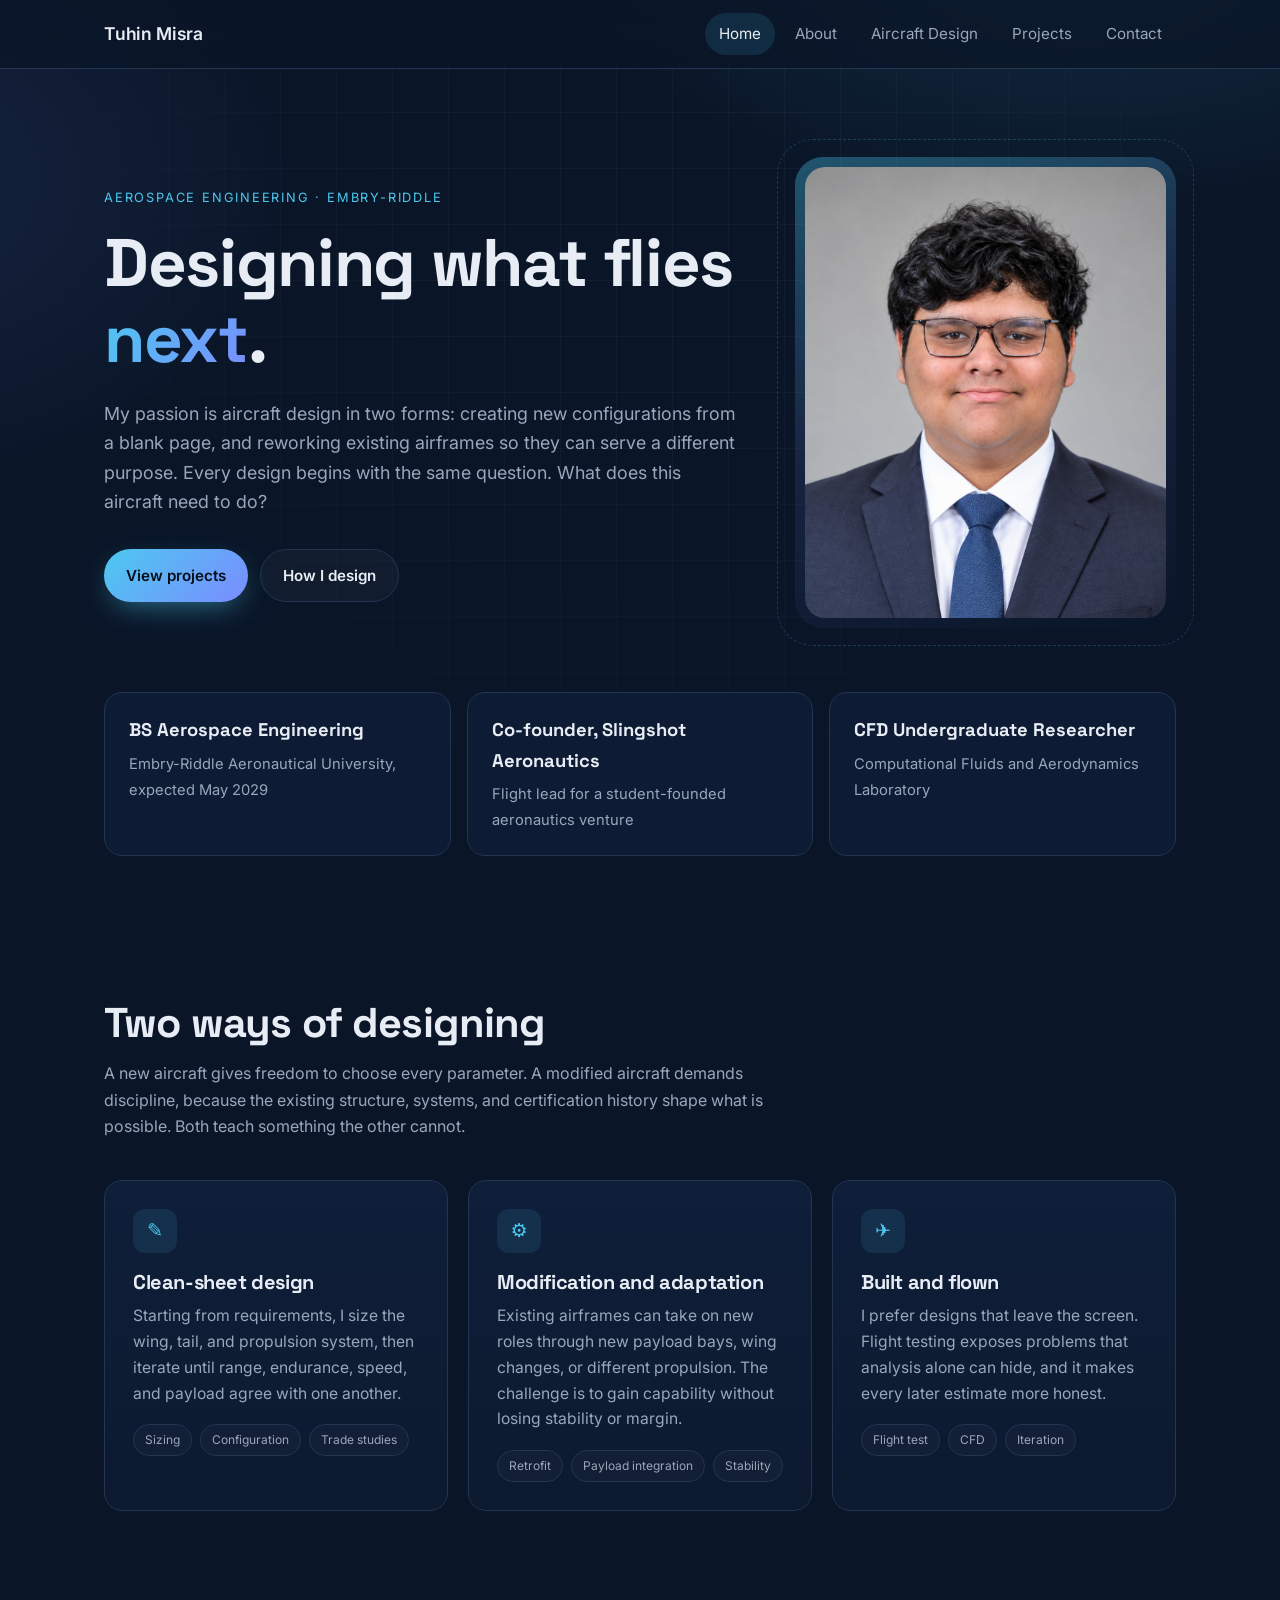
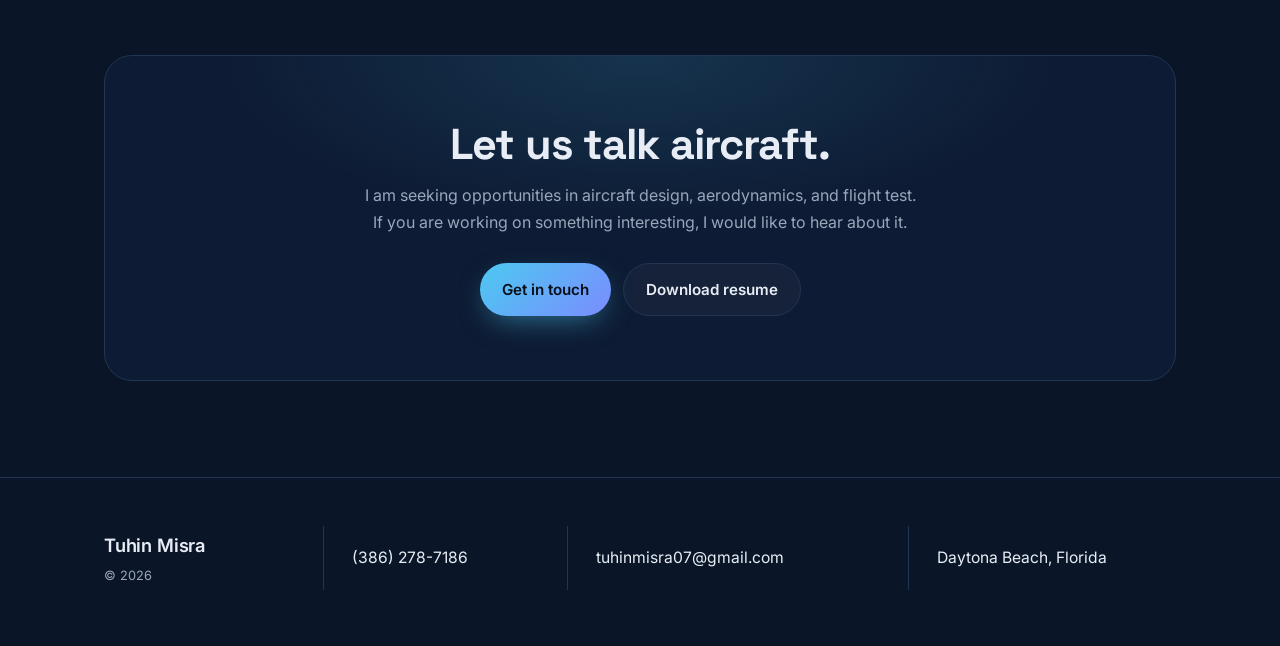
<file: index.html>
<!DOCTYPE html>
<html lang="en">
<head>
  <meta charset="UTF-8">
  <meta name="viewport" content="width=device-width, initial-scale=1">
  <title>Tuhin Misra | Aircraft Design</title>
  <meta name="description" content="Aerospace engineering student focused on designing new aircraft and modifying existing ones for specific missions.">
  <link rel="preconnect" href="https://fonts.googleapis.com">
  <link rel="preconnect" href="https://fonts.gstatic.com" crossorigin>
  <link href="https://fonts.googleapis.com/css2?family=Inter:wght@400;500;600&family=Space+Grotesk:wght@500;700&display=swap" rel="stylesheet">
  <link rel="stylesheet" href="style.css">
</head>
<body>
  <header class="nav">
    <div class="wrap">
      <a class="brand" href="index.html">Tuhin Misra</a>
      <button class="menu-btn" aria-label="Toggle menu" aria-expanded="false">&#9776;</button>
      <nav class="links">
        <a class="active" href="index.html">Home</a>
        <a href="about.html">About</a>
        <a href="design.html">Aircraft Design</a>
        <a href="projects.html">Projects</a>
        <a href="contact.html">Contact</a>
      </nav>
    </div>
  </header>

  <main>
    <div class="wrap">
      <section class="hero">
        <div class="grid">
          <div>
            <span class="eyebrow">Aerospace Engineering &middot; Embry-Riddle</span>
            <h1>Designing what flies <span class="grad">next</span>.</h1>
            <p class="lead">My passion is aircraft design in two forms: creating new configurations from a blank page, and reworking existing airframes so they can serve a different purpose. Every design begins with the same question. What does this aircraft need to do?</p>
            <div class="actions">
              <a class="btn primary" href="projects.html">View projects</a>
              <a class="btn ghost" href="design.html">How I design</a>
            </div>
          </div>
          <div class="photo-frame">
            <div class="photo-box">
              <img src="photo.png" alt="Portrait of Tuhin Misra" onerror="if(!this.dataset.retry){this.dataset.retry=1;this.src='photo.jpg';}else{this.style.display='none';this.nextElementSibling.style.display='grid';}">
              <div class="photo-fallback">TM</div>
            </div>
          </div>
        </div>

        <div class="stats reveal">
          <div class="stat"><strong>BS Aerospace Engineering</strong><span>Embry-Riddle Aeronautical University, expected May 2029</span></div>
          <div class="stat"><strong>Co-founder, Slingshot Aeronautics</strong><span>Flight lead for a student-founded aeronautics venture</span></div>
          <div class="stat"><strong>CFD Undergraduate Researcher</strong><span>Computational Fluids and Aerodynamics Laboratory</span></div>
        </div>
      </section>

      <section>
        <div class="section-head reveal">
          <h2>Two ways of designing</h2>
          <p>A new aircraft gives freedom to choose every parameter. A modified aircraft demands discipline, because the existing structure, systems, and certification history shape what is possible. Both teach something the other cannot.</p>
        </div>
        <div class="cards">
          <article class="card reveal">
            <div class="icon">&#9998;</div>
            <h3>Clean-sheet design</h3>
            <p>Starting from requirements, I size the wing, tail, and propulsion system, then iterate until range, endurance, speed, and payload agree with one another.</p>
            <div class="tags"><span class="tag">Sizing</span><span class="tag">Configuration</span><span class="tag">Trade studies</span></div>
          </article>
          <article class="card reveal">
            <div class="icon">&#9881;</div>
            <h3>Modification and adaptation</h3>
            <p>Existing airframes can take on new roles through new payload bays, wing changes, or different propulsion. The challenge is to gain capability without losing stability or margin.</p>
            <div class="tags"><span class="tag">Retrofit</span><span class="tag">Payload integration</span><span class="tag">Stability</span></div>
          </article>
          <article class="card reveal">
            <div class="icon">&#9992;</div>
            <h3>Built and flown</h3>
            <p>I prefer designs that leave the screen. Flight testing exposes problems that analysis alone can hide, and it makes every later estimate more honest.</p>
            <div class="tags"><span class="tag">Flight test</span><span class="tag">CFD</span><span class="tag">Iteration</span></div>
          </article>
        </div>
      </section>

      <section>
        <div class="cta reveal">
          <h2>Let us talk aircraft.</h2>
          <p>I am seeking opportunities in aircraft design, aerodynamics, and flight test. If you are working on something interesting, I would like to hear about it.</p>
          <div class="actions">
            <a class="btn primary" href="contact.html">Get in touch</a>
            <a class="btn ghost" href="resume.pdf">Download resume</a>
          </div>
        </div>
      </section>
    </div>
  </main>

  <footer>
    <div class="wrap">
      <div class="foot-grid">
        <div class="foot-cell foot-name">
          <strong>Tuhin Misra</strong>
          <span class="foot-copy">&copy; <span id="year">2026</span></span>
        </div>
        <div class="foot-cell">
          <a class="foot-value" href="tel:+13862787186">(386) 278-7186</a>
        </div>
        <div class="foot-cell">
          <a class="foot-value" href="mailto:tuhinmisra07@gmail.com">tuhinmisra07@gmail.com</a>
        </div>
        <div class="foot-cell">
          <span class="foot-value">Daytona Beach, Florida</span>
        </div>
      </div>
    </div>
  </footer>
  <script src="script.js"></script>
</body>
</html>
</file>
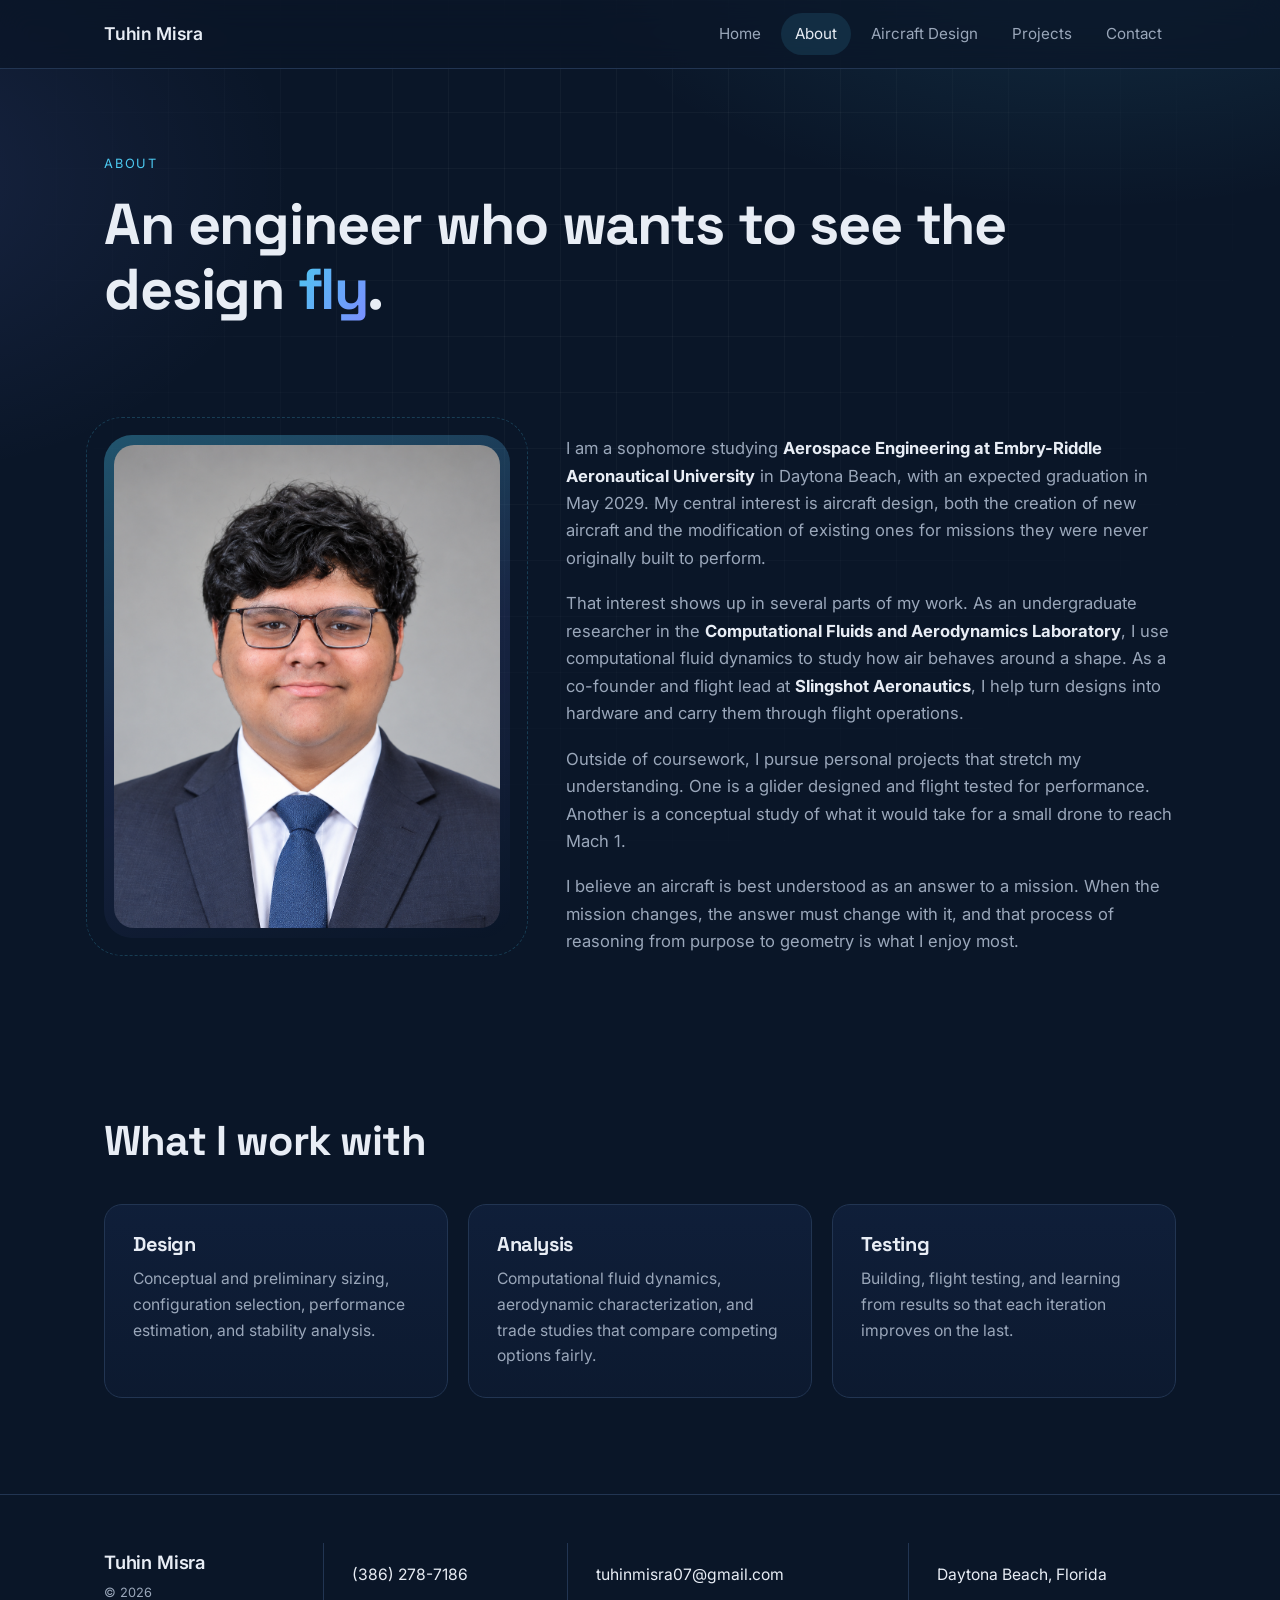
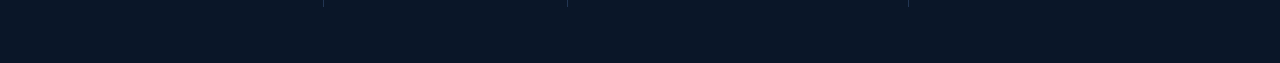
<file: about.html>
<!DOCTYPE html>
<html lang="en">
<head>
  <meta charset="UTF-8">
  <meta name="viewport" content="width=device-width, initial-scale=1">
  <title>About | Tuhin Misra</title>
  <meta name="description" content="Background, education, and motivation of Tuhin Misra, an aerospace engineering student focused on aircraft design.">
  <link rel="preconnect" href="https://fonts.googleapis.com">
  <link rel="preconnect" href="https://fonts.gstatic.com" crossorigin>
  <link href="https://fonts.googleapis.com/css2?family=Inter:wght@400;500;600&family=Space+Grotesk:wght@500;700&display=swap" rel="stylesheet">
  <link rel="stylesheet" href="style.css">
</head>
<body>
  <header class="nav">
    <div class="wrap">
      <a class="brand" href="index.html">Tuhin Misra</a>
      <button class="menu-btn" aria-label="Toggle menu" aria-expanded="false">&#9776;</button>
      <nav class="links">
        <a href="index.html">Home</a>
        <a class="active" href="about.html">About</a>
        <a href="design.html">Aircraft Design</a>
        <a href="projects.html">Projects</a>
        <a href="contact.html">Contact</a>
      </nav>
    </div>
  </header>

  <main>
    <div class="wrap">
      <div class="page-head">
        <span class="eyebrow">About</span>
        <h1>An engineer who wants to see the design <span class="grad">fly</span>.</h1>
      </div>

      <section>
        <div class="split">
          <div class="photo-frame reveal">
            <div class="photo-box">
              <img src="photo.png" alt="Portrait of Tuhin Misra" onerror="if(!this.dataset.retry){this.dataset.retry=1;this.src='photo.jpg';}else{this.style.display='none';this.nextElementSibling.style.display='grid';}">
              <div class="photo-fallback">TM</div>
            </div>
          </div>
          <div class="prose reveal">
            <p>I am a sophomore studying <strong>Aerospace Engineering at Embry-Riddle Aeronautical University</strong> in Daytona Beach, with an expected graduation in May 2029. My central interest is aircraft design, both the creation of new aircraft and the modification of existing ones for missions they were never originally built to perform.</p>
            <p>That interest shows up in several parts of my work. As an undergraduate researcher in the <strong>Computational Fluids and Aerodynamics Laboratory</strong>, I use computational fluid dynamics to study how air behaves around a shape. As a co-founder and flight lead at <strong>Slingshot Aeronautics</strong>, I help turn designs into hardware and carry them through flight operations.</p>
            <p>Outside of coursework, I pursue personal projects that stretch my understanding. One is a glider designed and flight tested for performance. Another is a conceptual study of what it would take for a small drone to reach Mach 1.</p>
            <p>I believe an aircraft is best understood as an answer to a mission. When the mission changes, the answer must change with it, and that process of reasoning from purpose to geometry is what I enjoy most.</p>
          </div>
        </div>
      </section>

      <section>
        <div class="section-head reveal">
          <h2>What I work with</h2>
        </div>
        <div class="cards">
          <div class="card reveal"><h3>Design</h3><p>Conceptual and preliminary sizing, configuration selection, performance estimation, and stability analysis.</p></div>
          <div class="card reveal"><h3>Analysis</h3><p>Computational fluid dynamics, aerodynamic characterization, and trade studies that compare competing options fairly.</p></div>
          <div class="card reveal"><h3>Testing</h3><p>Building, flight testing, and learning from results so that each iteration improves on the last.</p></div>
        </div>
      </section>
    </div>
  </main>

  <footer>
    <div class="wrap">
      <div class="foot-grid">
        <div class="foot-cell foot-name">
          <strong>Tuhin Misra</strong>
          <span class="foot-copy">&copy; <span id="year">2026</span></span>
        </div>
        <div class="foot-cell">
          <a class="foot-value" href="tel:+13862787186">(386) 278-7186</a>
        </div>
        <div class="foot-cell">
          <a class="foot-value" href="mailto:tuhinmisra07@gmail.com">tuhinmisra07@gmail.com</a>
        </div>
        <div class="foot-cell">
          <span class="foot-value">Daytona Beach, Florida</span>
        </div>
      </div>
    </div>
  </footer>
  <script src="script.js"></script>
</body>
</html>
</file>
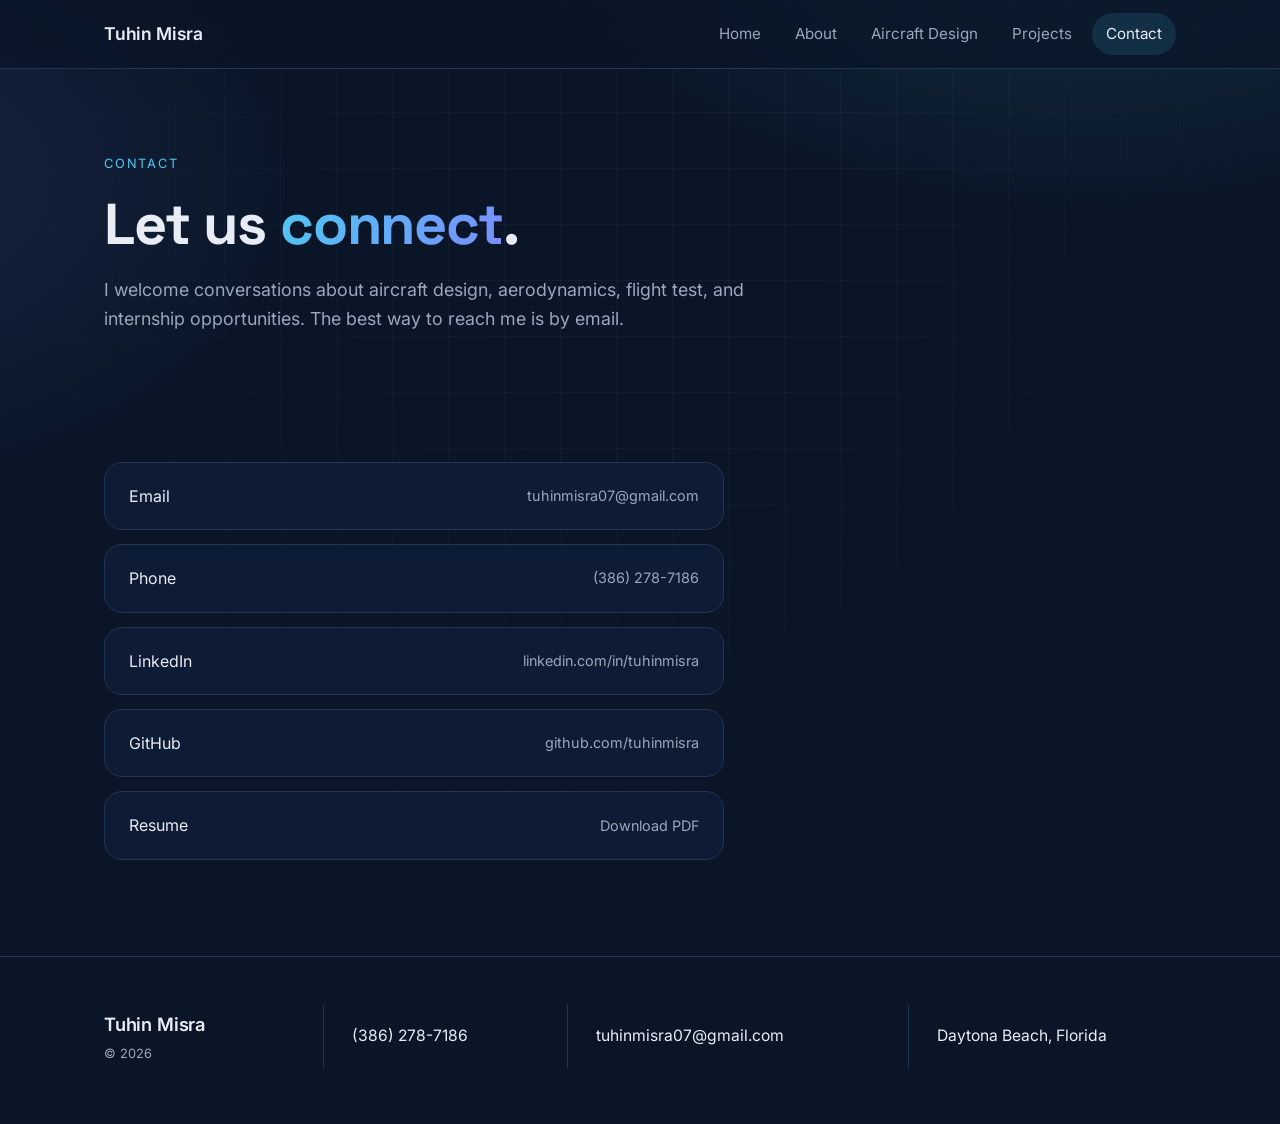
<file: contact.html>
<!DOCTYPE html>
<html lang="en">
<head>
  <meta charset="UTF-8">
  <meta name="viewport" content="width=device-width, initial-scale=1">
  <title>Contact | Tuhin Misra</title>
  <meta name="description" content="Contact Tuhin Misra about aircraft design, aerodynamics, and flight test opportunities.">
  <link rel="preconnect" href="https://fonts.googleapis.com">
  <link rel="preconnect" href="https://fonts.gstatic.com" crossorigin>
  <link href="https://fonts.googleapis.com/css2?family=Inter:wght@400;500;600&family=Space+Grotesk:wght@500;700&display=swap" rel="stylesheet">
  <link rel="stylesheet" href="style.css">
</head>
<body>
  <header class="nav">
    <div class="wrap">
      <a class="brand" href="index.html">Tuhin Misra</a>
      <button class="menu-btn" aria-label="Toggle menu" aria-expanded="false">&#9776;</button>
      <nav class="links">
        <a href="index.html">Home</a>
        <a href="about.html">About</a>
        <a href="design.html">Aircraft Design</a>
        <a href="projects.html">Projects</a>
        <a class="active" href="contact.html">Contact</a>
      </nav>
    </div>
  </header>

  <main>
    <div class="wrap">
      <div class="page-head">
        <span class="eyebrow">Contact</span>
        <h1>Let us <span class="grad">connect</span>.</h1>
        <p class="lead">I welcome conversations about aircraft design, aerodynamics, flight test, and internship opportunities. The best way to reach me is by email.</p>
      </div>

      <section>
        <div class="contact-list">
          <a class="contact-item reveal" href="mailto:tuhinmisra07@gmail.com">Email <span>tuhinmisra07@gmail.com</span></a>
          <a class="contact-item reveal" href="tel:+13862787186">Phone <span>(386) 278-7186</span></a>
          <a class="contact-item reveal" href="https://www.linkedin.com/in/tuhinmisra" target="_blank" rel="noopener">LinkedIn <span>linkedin.com/in/tuhinmisra</span></a>
          <a class="contact-item reveal" href="https://github.com/tuhinmisra" target="_blank" rel="noopener">GitHub <span>github.com/tuhinmisra</span></a>
          <a class="contact-item reveal" href="resume.pdf">Resume <span>Download PDF</span></a>
        </div>
      </section>
    </div>
  </main>

  <footer>
    <div class="wrap">
      <div class="foot-grid">
        <div class="foot-cell foot-name">
          <strong>Tuhin Misra</strong>
          <span class="foot-copy">&copy; <span id="year">2026</span></span>
        </div>
        <div class="foot-cell">
          <a class="foot-value" href="tel:+13862787186">(386) 278-7186</a>
        </div>
        <div class="foot-cell">
          <a class="foot-value" href="mailto:tuhinmisra07@gmail.com">tuhinmisra07@gmail.com</a>
        </div>
        <div class="foot-cell">
          <span class="foot-value">Daytona Beach, Florida</span>
        </div>
      </div>
    </div>
  </footer>
  <script src="script.js"></script>
</body>
</html>
</file>
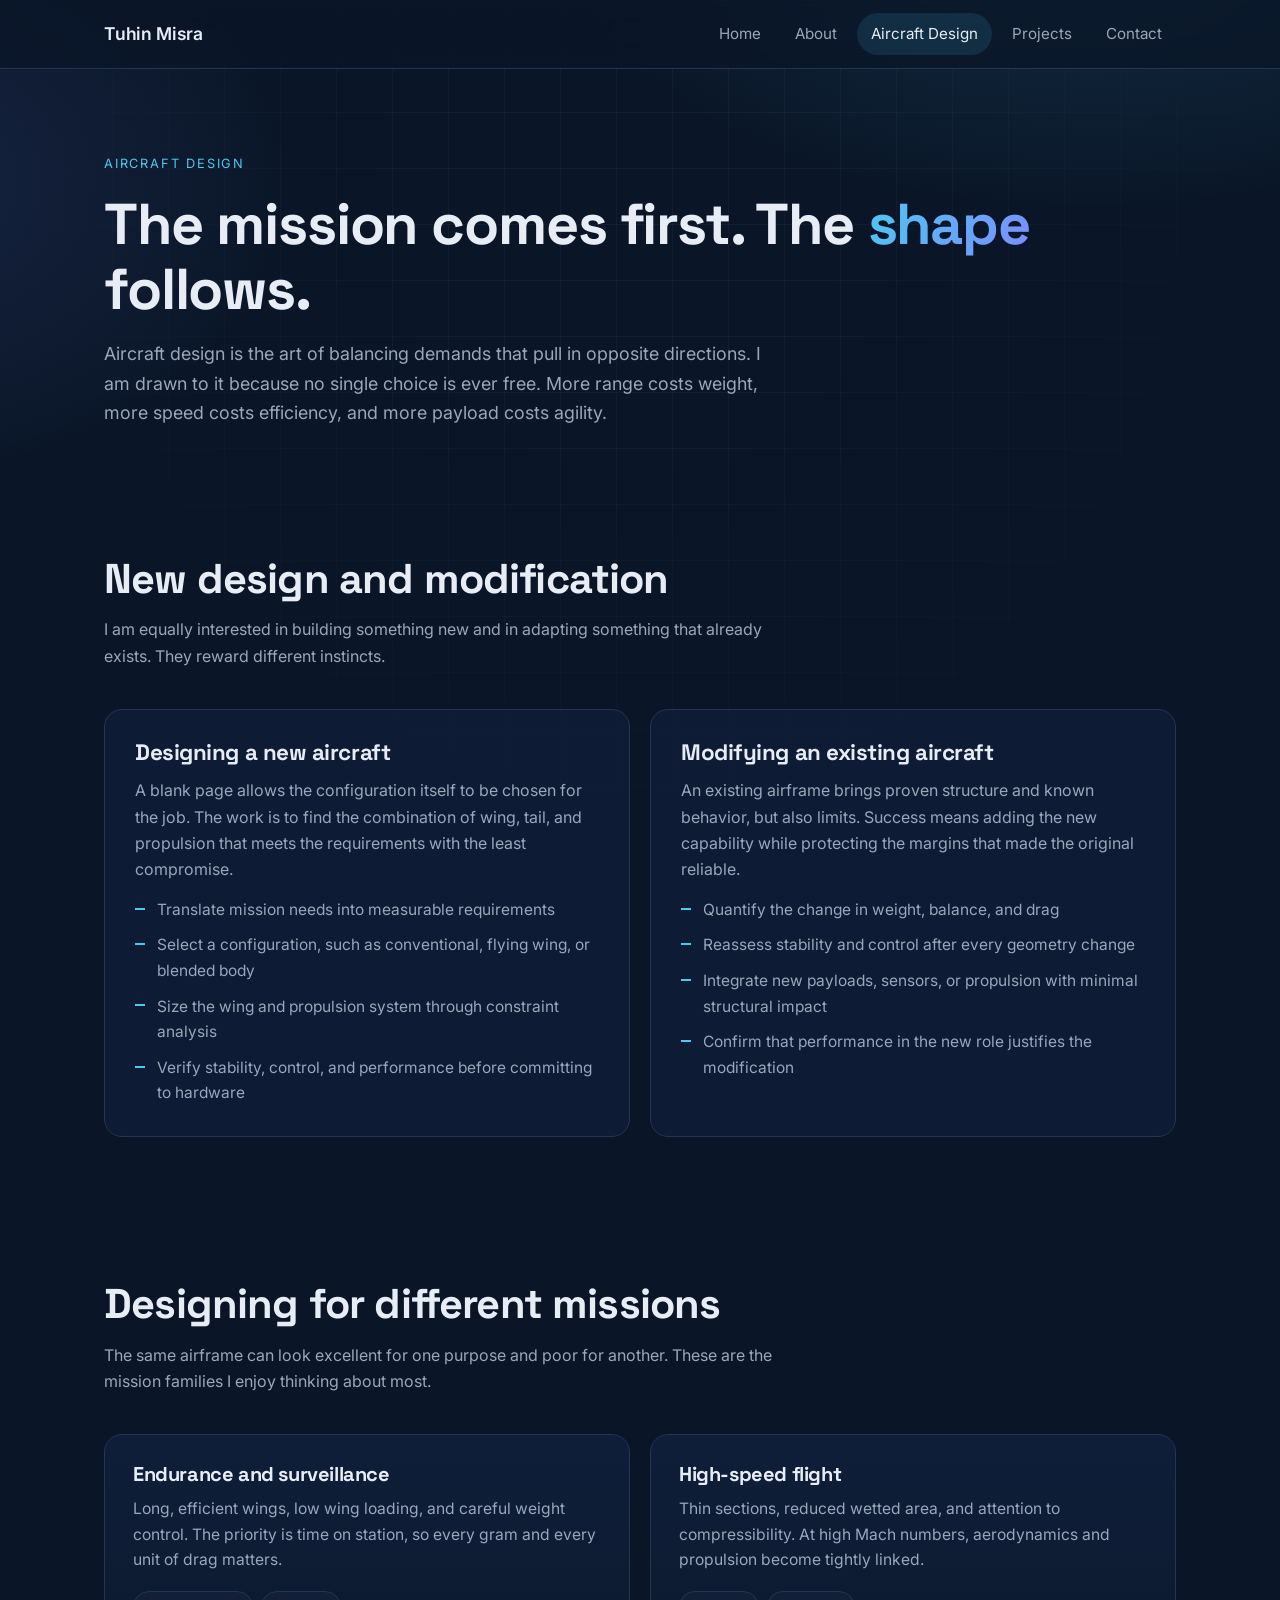
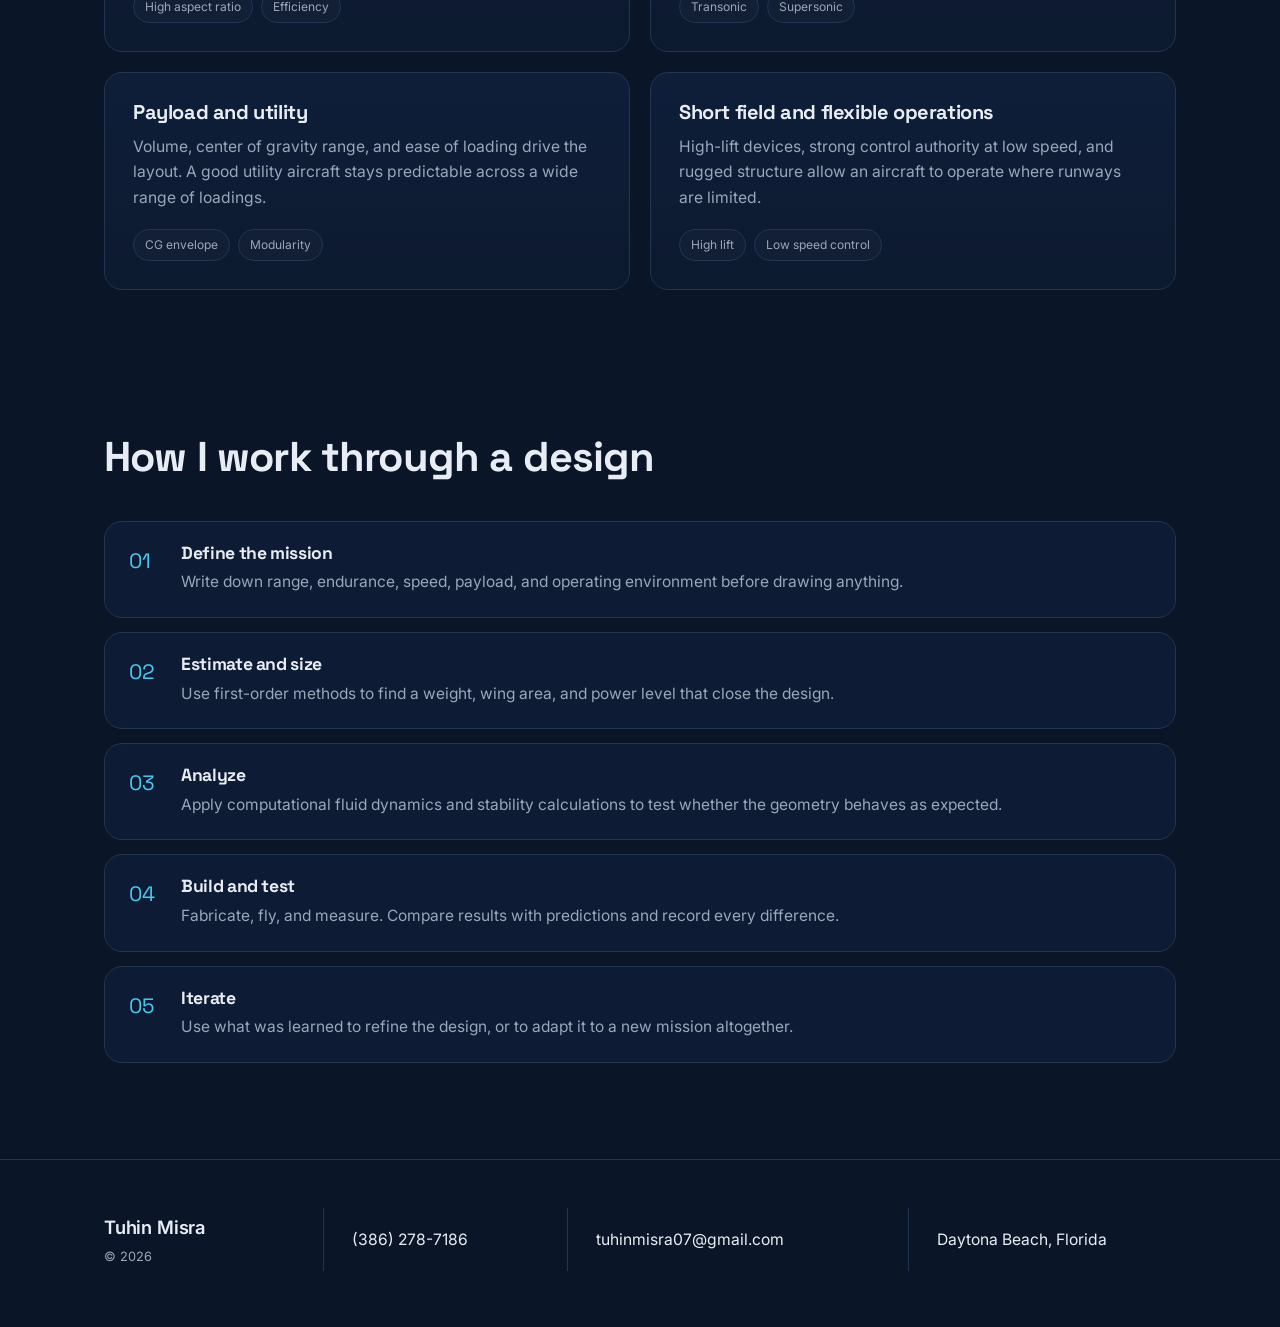
<file: design.html>
<!DOCTYPE html>
<html lang="en">
<head>
  <meta charset="UTF-8">
  <meta name="viewport" content="width=device-width, initial-scale=1">
  <title>Aircraft Design | Tuhin Misra</title>
  <meta name="description" content="Design philosophy for new aircraft and for modifying existing aircraft to serve different missions.">
  <link rel="preconnect" href="https://fonts.googleapis.com">
  <link rel="preconnect" href="https://fonts.gstatic.com" crossorigin>
  <link href="https://fonts.googleapis.com/css2?family=Inter:wght@400;500;600&family=Space+Grotesk:wght@500;700&display=swap" rel="stylesheet">
  <link rel="stylesheet" href="style.css">
</head>
<body>
  <header class="nav">
    <div class="wrap">
      <a class="brand" href="index.html">Tuhin Misra</a>
      <button class="menu-btn" aria-label="Toggle menu" aria-expanded="false">&#9776;</button>
      <nav class="links">
        <a href="index.html">Home</a>
        <a href="about.html">About</a>
        <a class="active" href="design.html">Aircraft Design</a>
        <a href="projects.html">Projects</a>
        <a href="contact.html">Contact</a>
      </nav>
    </div>
  </header>

  <main>
    <div class="wrap">
      <div class="page-head">
        <span class="eyebrow">Aircraft Design</span>
        <h1>The mission comes first. The <span class="grad">shape</span> follows.</h1>
        <p class="lead">Aircraft design is the art of balancing demands that pull in opposite directions. I am drawn to it because no single choice is ever free. More range costs weight, more speed costs efficiency, and more payload costs agility.</p>
      </div>

      <section>
        <div class="section-head reveal">
          <h2>New design and modification</h2>
          <p>I am equally interested in building something new and in adapting something that already exists. They reward different instincts.</p>
        </div>
        <div class="compare">
          <div class="panel reveal">
            <h3>Designing a new aircraft</h3>
            <p>A blank page allows the configuration itself to be chosen for the job. The work is to find the combination of wing, tail, and propulsion that meets the requirements with the least compromise.</p>
            <ul>
              <li>Translate mission needs into measurable requirements</li>
              <li>Select a configuration, such as conventional, flying wing, or blended body</li>
              <li>Size the wing and propulsion system through constraint analysis</li>
              <li>Verify stability, control, and performance before committing to hardware</li>
            </ul>
          </div>
          <div class="panel reveal">
            <h3>Modifying an existing aircraft</h3>
            <p>An existing airframe brings proven structure and known behavior, but also limits. Success means adding the new capability while protecting the margins that made the original reliable.</p>
            <ul>
              <li>Quantify the change in weight, balance, and drag</li>
              <li>Reassess stability and control after every geometry change</li>
              <li>Integrate new payloads, sensors, or propulsion with minimal structural impact</li>
              <li>Confirm that performance in the new role justifies the modification</li>
            </ul>
          </div>
        </div>
      </section>

      <section>
        <div class="section-head reveal">
          <h2>Designing for different missions</h2>
          <p>The same airframe can look excellent for one purpose and poor for another. These are the mission families I enjoy thinking about most.</p>
        </div>
        <div class="cards two">
          <article class="card reveal">
            <h3>Endurance and surveillance</h3>
            <p>Long, efficient wings, low wing loading, and careful weight control. The priority is time on station, so every gram and every unit of drag matters.</p>
            <div class="tags"><span class="tag">High aspect ratio</span><span class="tag">Efficiency</span></div>
          </article>
          <article class="card reveal">
            <h3>High-speed flight</h3>
            <p>Thin sections, reduced wetted area, and attention to compressibility. At high Mach numbers, aerodynamics and propulsion become tightly linked.</p>
            <div class="tags"><span class="tag">Transonic</span><span class="tag">Supersonic</span></div>
          </article>
          <article class="card reveal">
            <h3>Payload and utility</h3>
            <p>Volume, center of gravity range, and ease of loading drive the layout. A good utility aircraft stays predictable across a wide range of loadings.</p>
            <div class="tags"><span class="tag">CG envelope</span><span class="tag">Modularity</span></div>
          </article>
          <article class="card reveal">
            <h3>Short field and flexible operations</h3>
            <p>High-lift devices, strong control authority at low speed, and rugged structure allow an aircraft to operate where runways are limited.</p>
            <div class="tags"><span class="tag">High lift</span><span class="tag">Low speed control</span></div>
          </article>
        </div>
      </section>

      <section>
        <div class="section-head reveal">
          <h2>How I work through a design</h2>
        </div>
        <div class="steps">
          <div class="step reveal"><h3>Define the mission</h3><p>Write down range, endurance, speed, payload, and operating environment before drawing anything.</p></div>
          <div class="step reveal"><h3>Estimate and size</h3><p>Use first-order methods to find a weight, wing area, and power level that close the design.</p></div>
          <div class="step reveal"><h3>Analyze</h3><p>Apply computational fluid dynamics and stability calculations to test whether the geometry behaves as expected.</p></div>
          <div class="step reveal"><h3>Build and test</h3><p>Fabricate, fly, and measure. Compare results with predictions and record every difference.</p></div>
          <div class="step reveal"><h3>Iterate</h3><p>Use what was learned to refine the design, or to adapt it to a new mission altogether.</p></div>
        </div>
      </section>
    </div>
  </main>

  <footer>
    <div class="wrap">
      <div class="foot-grid">
        <div class="foot-cell foot-name">
          <strong>Tuhin Misra</strong>
          <span class="foot-copy">&copy; <span id="year">2026</span></span>
        </div>
        <div class="foot-cell">
          <a class="foot-value" href="tel:+13862787186">(386) 278-7186</a>
        </div>
        <div class="foot-cell">
          <a class="foot-value" href="mailto:tuhinmisra07@gmail.com">tuhinmisra07@gmail.com</a>
        </div>
        <div class="foot-cell">
          <span class="foot-value">Daytona Beach, Florida</span>
        </div>
      </div>
    </div>
  </footer>
  <script src="script.js"></script>
</body>
</html>
</file>
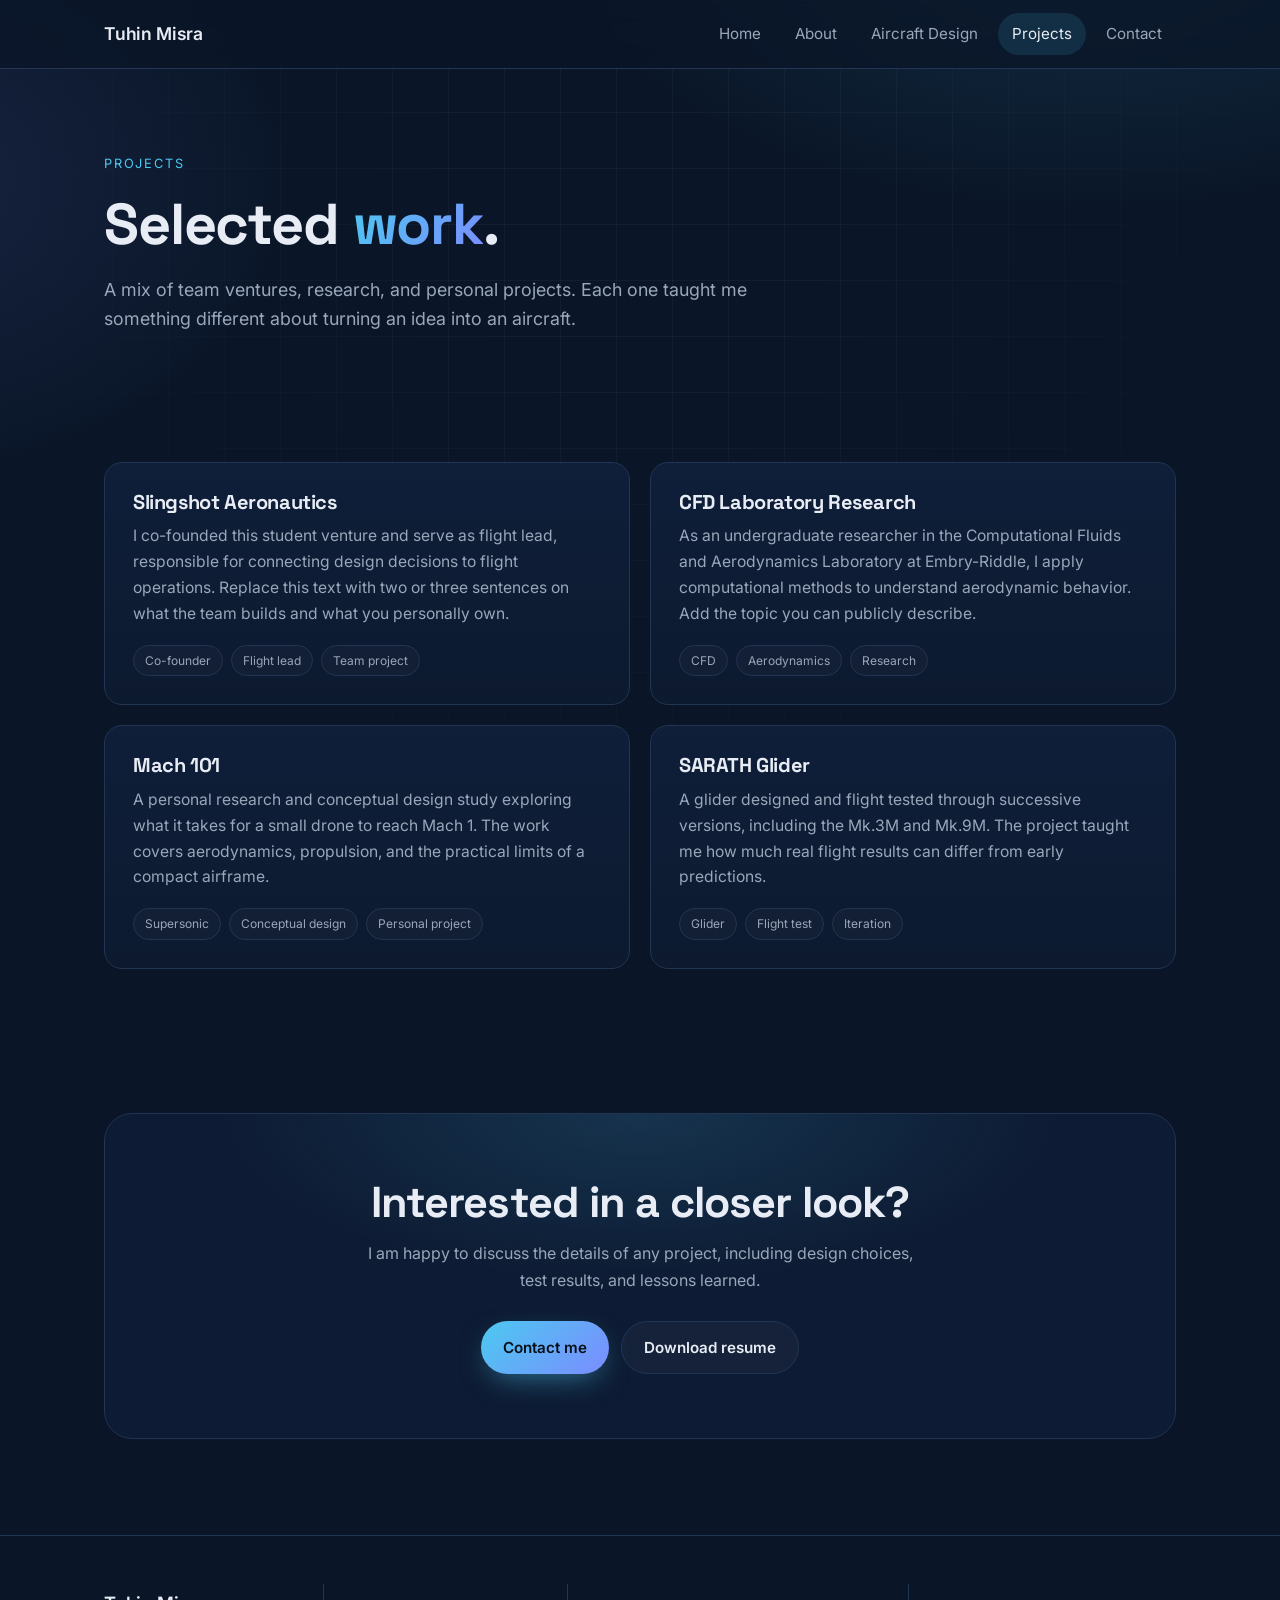
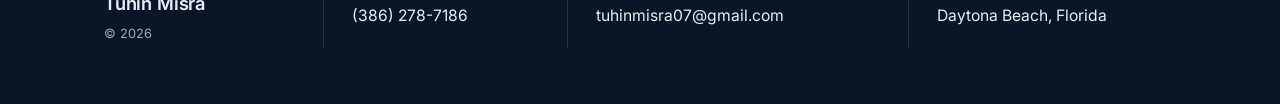
<file: projects.html>
<!DOCTYPE html>
<html lang="en">
<head>
  <meta charset="UTF-8">
  <meta name="viewport" content="width=device-width, initial-scale=1">
  <title>Projects | Tuhin Misra</title>
  <meta name="description" content="Selected aircraft design, research, and flight test projects by Tuhin Misra.">
  <link rel="preconnect" href="https://fonts.googleapis.com">
  <link rel="preconnect" href="https://fonts.gstatic.com" crossorigin>
  <link href="https://fonts.googleapis.com/css2?family=Inter:wght@400;500;600&family=Space+Grotesk:wght@500;700&display=swap" rel="stylesheet">
  <link rel="stylesheet" href="style.css">
</head>
<body>
  <header class="nav">
    <div class="wrap">
      <a class="brand" href="index.html">Tuhin Misra</a>
      <button class="menu-btn" aria-label="Toggle menu" aria-expanded="false">&#9776;</button>
      <nav class="links">
        <a href="index.html">Home</a>
        <a href="about.html">About</a>
        <a href="design.html">Aircraft Design</a>
        <a class="active" href="projects.html">Projects</a>
        <a href="contact.html">Contact</a>
      </nav>
    </div>
  </header>

  <main>
    <div class="wrap">
      <div class="page-head">
        <span class="eyebrow">Projects</span>
        <h1>Selected <span class="grad">work</span>.</h1>
        <p class="lead">A mix of team ventures, research, and personal projects. Each one taught me something different about turning an idea into an aircraft.</p>
      </div>

      <section>
        <div class="cards two">
          <article class="card reveal">
            <h3>Slingshot Aeronautics</h3>
            <p>I co-founded this student venture and serve as flight lead, responsible for connecting design decisions to flight operations. Replace this text with two or three sentences on what the team builds and what you personally own.</p>
            <div class="tags"><span class="tag">Co-founder</span><span class="tag">Flight lead</span><span class="tag">Team project</span></div>
          </article>
          <article class="card reveal">
            <h3>CFD Laboratory Research</h3>
            <p>As an undergraduate researcher in the Computational Fluids and Aerodynamics Laboratory at Embry-Riddle, I apply computational methods to understand aerodynamic behavior. Add the topic you can publicly describe.</p>
            <div class="tags"><span class="tag">CFD</span><span class="tag">Aerodynamics</span><span class="tag">Research</span></div>
          </article>
          <article class="card reveal">
            <h3>Mach 101</h3>
            <p>A personal research and conceptual design study exploring what it takes for a small drone to reach Mach 1. The work covers aerodynamics, propulsion, and the practical limits of a compact airframe.</p>
            <div class="tags"><span class="tag">Supersonic</span><span class="tag">Conceptual design</span><span class="tag">Personal project</span></div>
          </article>
          <article class="card reveal">
            <h3>SARATH Glider</h3>
            <p>A glider designed and flight tested through successive versions, including the Mk.3M and Mk.9M. The project taught me how much real flight results can differ from early predictions.</p>
            <div class="tags"><span class="tag">Glider</span><span class="tag">Flight test</span><span class="tag">Iteration</span></div>
          </article>
        </div>
      </section>

      <section>
        <div class="cta reveal">
          <h2>Interested in a closer look?</h2>
          <p>I am happy to discuss the details of any project, including design choices, test results, and lessons learned.</p>
          <div class="actions">
            <a class="btn primary" href="contact.html">Contact me</a>
            <a class="btn ghost" href="resume.pdf">Download resume</a>
          </div>
        </div>
      </section>
    </div>
  </main>

  <footer>
    <div class="wrap">
      <div class="foot-grid">
        <div class="foot-cell foot-name">
          <strong>Tuhin Misra</strong>
          <span class="foot-copy">&copy; <span id="year">2026</span></span>
        </div>
        <div class="foot-cell">
          <a class="foot-value" href="tel:+13862787186">(386) 278-7186</a>
        </div>
        <div class="foot-cell">
          <a class="foot-value" href="mailto:tuhinmisra07@gmail.com">tuhinmisra07@gmail.com</a>
        </div>
        <div class="foot-cell">
          <span class="foot-value">Daytona Beach, Florida</span>
        </div>
      </div>
    </div>
  </footer>
  <script src="script.js"></script>
</body>
</html>
</file>
<file: style.css>
:root {
  --bg: #0a1628;
  --bg2: #0e1c33;
  --card: #101f3a;
  --line: #223552;
  --text: #e8edf5;
  --muted: #9aa7ba;
  --accent: #4cc9f0;
  --accent2: #7b8cff;
  --radius: 18px;
  --max: 1120px;
}

* { box-sizing: border-box; margin: 0; padding: 0; }
html { scroll-behavior: smooth; }
body {
  font-family: "Inter", system-ui, -apple-system, "Segoe UI", sans-serif;
  background: var(--bg);
  color: var(--text);
  line-height: 1.65;
  -webkit-font-smoothing: antialiased;
  overflow-x: hidden;
}
h1, h2, h3 { font-family: "Space Grotesk", "Inter", sans-serif; letter-spacing: -0.02em; line-height: 1.12; }
a { color: inherit; text-decoration: none; }
img { max-width: 100%; display: block; }
.wrap { width: 100%; max-width: var(--max); margin: 0 auto; padding: 0 24px; }

/* Background grid and glow */
body::before {
  content: "";
  position: fixed; inset: 0; z-index: -2;
  background:
    radial-gradient(900px 500px at 85% -10%, rgba(76, 201, 240, 0.14), transparent 60%),
    radial-gradient(700px 500px at -10% 20%, rgba(123, 140, 255, 0.12), transparent 60%),
    var(--bg);
}
body::after {
  content: "";
  position: fixed; inset: 0; z-index: -1;
  background-image:
    linear-gradient(rgba(255,255,255,0.035) 1px, transparent 1px),
    linear-gradient(90deg, rgba(255,255,255,0.035) 1px, transparent 1px);
  background-size: 56px 56px;
  mask-image: radial-gradient(ellipse at 50% 20%, #000 20%, transparent 75%);
  -webkit-mask-image: radial-gradient(ellipse at 50% 20%, #000 20%, transparent 75%);
}

/* Navigation */
.nav {
  position: sticky; top: 0; z-index: 50;
  backdrop-filter: blur(14px); -webkit-backdrop-filter: blur(14px);
  background: rgba(10, 22, 40, 0.72);
  border-bottom: 1px solid var(--line);
}
.nav .wrap { display: flex; align-items: center; justify-content: space-between; height: 68px; }
.brand { font-family: "Inter", system-ui, -apple-system, "Segoe UI", sans-serif; font-weight: 600; font-size: 1.1rem; letter-spacing: -0.01em; line-height: 1.2; display: flex; align-items: center; }
.links { display: flex; gap: 6px; align-items: center; }
.links a { padding: 8px 14px; border-radius: 999px; color: var(--muted); font-size: 0.95rem; transition: color .2s, background .2s; }
.links a:hover { color: var(--text); background: rgba(255,255,255,0.05); }
.links a.active { color: var(--text); background: rgba(76, 201, 240, 0.12); }
.menu-btn { display: none; background: none; border: 1px solid var(--line); color: var(--text); width: 42px; height: 42px; border-radius: 12px; font-size: 1.2rem; cursor: pointer; }

/* Buttons */
.btn {
  display: inline-flex; align-items: center; gap: 8px;
  padding: 13px 22px; border-radius: 999px; font-weight: 600; font-size: 0.95rem;
  border: 1px solid var(--line); transition: transform .2s, box-shadow .2s, background .2s;
}
.btn:hover { transform: translateY(-2px); }
.btn.primary { background: linear-gradient(135deg, var(--accent), var(--accent2)); color: #06101a; border: none; box-shadow: 0 10px 30px -10px rgba(76, 201, 240, 0.6); }
.btn.ghost { background: rgba(255,255,255,0.03); }
.btn.ghost:hover { background: rgba(255,255,255,0.08); }

/* Hero */
.hero { padding: 88px 0 72px; }
.hero .grid { display: grid; grid-template-columns: 1.25fr 0.75fr; gap: 56px; align-items: center; }
.eyebrow { display: inline-block; font-size: 0.8rem; letter-spacing: 0.14em; text-transform: uppercase; color: var(--accent); margin-bottom: 18px; }
.hero h1 { font-size: clamp(2.4rem, 5.4vw, 4.2rem); margin-bottom: 22px; }
.grad { background: linear-gradient(120deg, var(--accent), var(--accent2)); -webkit-background-clip: text; background-clip: text; color: transparent; }
.lead { color: var(--muted); font-size: 1.12rem; max-width: 60ch; margin-bottom: 32px; }
.actions { display: flex; flex-wrap: wrap; gap: 12px; }

/* Photo */
.photo-frame { position: relative; border-radius: 28px; padding: 10px; background: linear-gradient(160deg, rgba(76,201,240,0.35), rgba(123,140,255,0.12) 50%, transparent); }
.photo-frame::after { content: ""; position: absolute; inset: -18px; border-radius: 36px; border: 1px dashed rgba(76, 201, 240, 0.22); pointer-events: none; }
.photo-box { position: relative; border-radius: 20px; overflow: hidden; aspect-ratio: 4 / 5; background: var(--card); }
.photo-box img { width: 100%; height: 100%; object-fit: cover; }
.photo-fallback { display: none; position: absolute; inset: 0; place-items: center; font-family: "Space Grotesk", sans-serif; font-size: 4rem; color: var(--accent); background: linear-gradient(160deg, #11243f, #0b182d); }

/* Stats */
.stats { display: grid; grid-template-columns: repeat(3, 1fr); gap: 16px; margin-top: 64px; }
.stat { background: rgba(16, 31, 58, 0.7); border: 1px solid var(--line); border-radius: var(--radius); padding: 22px 24px; }
.stat strong { display: block; font-family: "Space Grotesk", sans-serif; font-size: 1.15rem; margin-bottom: 4px; }
.stat span { color: var(--muted); font-size: 0.92rem; }

/* Sections */
section { padding: 72px 0; }
.section-head { margin-bottom: 40px; max-width: 70ch; }
.section-head h2 { font-size: clamp(1.8rem, 3.4vw, 2.6rem); margin-bottom: 14px; }
.section-head p { color: var(--muted); }

.cards { display: grid; grid-template-columns: repeat(3, 1fr); gap: 20px; }
.cards.two { grid-template-columns: repeat(2, 1fr); }
.card {
  background: linear-gradient(180deg, rgba(16, 31, 58,0.95), rgba(13, 26, 48,0.95));
  border: 1px solid var(--line); border-radius: var(--radius); padding: 28px;
  transition: transform .25s, border-color .25s, box-shadow .25s;
}
.card:hover { transform: translateY(-4px); border-color: rgba(76, 201, 240, 0.45); box-shadow: 0 20px 50px -25px rgba(76, 201, 240, 0.5); }
.card .icon { width: 44px; height: 44px; border-radius: 12px; display: grid; place-items: center; background: rgba(76,201,240,0.1); color: var(--accent); margin-bottom: 18px; font-size: 1.2rem; }
.card h3 { font-size: 1.25rem; margin-bottom: 10px; }
.card p { color: var(--muted); font-size: 0.98rem; }
.tags { display: flex; flex-wrap: wrap; gap: 8px; margin-top: 18px; }
.tag { font-size: 0.75rem; padding: 5px 11px; border-radius: 999px; border: 1px solid var(--line); color: var(--muted); background: rgba(255,255,255,0.02); }

/* Page header for inner pages */
.page-head { padding: 80px 0 24px; }
.page-head h1 { font-size: clamp(2.2rem, 4.8vw, 3.6rem); margin-bottom: 18px; }

/* Split layout */
.split { display: grid; grid-template-columns: 0.8fr 1.2fr; gap: 56px; align-items: start; }
.prose p { color: var(--muted); margin-bottom: 18px; font-size: 1.04rem; }
.prose p strong { color: var(--text); }

/* Process timeline */
.steps { display: grid; gap: 14px; counter-reset: step; }
.step { position: relative; padding: 22px 24px 22px 76px; background: rgba(16, 31, 58,0.7); border: 1px solid var(--line); border-radius: var(--radius); }
.step::before { counter-increment: step; content: counter(step, decimal-leading-zero); position: absolute; left: 24px; top: 22px; font-family: "Space Grotesk", sans-serif; font-size: 1.3rem; color: var(--accent); }
.step h3 { font-size: 1.1rem; margin-bottom: 6px; }
.step p { color: var(--muted); font-size: 0.97rem; }

/* Compare panels */
.compare { display: grid; grid-template-columns: 1fr 1fr; gap: 20px; }
.panel { border: 1px solid var(--line); border-radius: var(--radius); padding: 30px; background: rgba(16, 31, 58,0.7); }
.panel h3 { font-size: 1.4rem; margin-bottom: 12px; }
.panel p { color: var(--muted); margin-bottom: 14px; }
.panel ul { list-style: none; display: grid; gap: 10px; }
.panel li { color: var(--muted); padding-left: 22px; position: relative; font-size: 0.97rem; }
.panel li::before { content: ""; position: absolute; left: 0; top: 0.7em; width: 10px; height: 2px; background: var(--accent); }

/* CTA */
.cta { text-align: center; border: 1px solid var(--line); border-radius: 28px; padding: 64px 24px; background: radial-gradient(600px 240px at 50% 0%, rgba(76,201,240,0.14), transparent 70%), rgba(16, 31, 58,0.7); }
.cta h2 { font-size: clamp(1.8rem, 3.6vw, 2.7rem); margin-bottom: 14px; }
.cta p { color: var(--muted); max-width: 56ch; margin: 0 auto 28px; }
.cta .actions { justify-content: center; }

/* Contact */
.contact-list { display: grid; gap: 14px; max-width: 620px; }
.contact-item { display: flex; justify-content: space-between; align-items: center; gap: 16px; padding: 20px 24px; border: 1px solid var(--line); border-radius: var(--radius); background: rgba(16, 31, 58,0.7); transition: border-color .2s, transform .2s; }
.contact-item:hover { border-color: rgba(76,201,240,0.5); transform: translateX(4px); }
.contact-item span { color: var(--muted); font-size: 0.9rem; }

/* Footer */

footer { border-top: 1px solid var(--line); padding: 48px 0 56px; margin-top: 24px; color: var(--muted); font-size: 0.9rem; }
.foot-grid { display: grid; grid-template-columns: 0.9fr 1fr 1.4fr 1.1fr; }
.foot-cell { display: grid; gap: 4px; align-content: center; padding: 4px 28px; border-left: 1px solid var(--line); }
.foot-cell:first-child { padding-left: 0; border-left: none; }
.foot-name strong { font-family: "Inter", system-ui, -apple-system, "Segoe UI", sans-serif; font-weight: 600; font-size: 1.15rem; color: var(--text); letter-spacing: -0.01em; }
.foot-copy { font-size: 0.8rem; }
.foot-value { color: var(--text); font-size: 0.98rem; overflow-wrap: anywhere; }
a.foot-value { transition: color .2s; }
a.foot-value:hover { color: var(--accent); }

/* Reveal animation */
.js .reveal { opacity: 0; transform: translateY(18px); transition: opacity .7s ease, transform .7s ease; }
.js .reveal.in { opacity: 1; transform: none; }

/* Responsive */
@media (max-width: 900px) {
  .hero { padding-top: 56px; }
  .hero .grid, .split, .compare { grid-template-columns: 1fr; }
  .photo-frame { max-width: 360px; margin: 0 auto; order: -1; }
  .cards, .cards.two, .stats { grid-template-columns: 1fr; }
  .menu-btn { display: block; }
  .links { display: none; position: absolute; top: 68px; left: 0; right: 0; flex-direction: column; align-items: stretch; padding: 14px 24px 20px; background: rgba(10, 22, 40,0.97); border-bottom: 1px solid var(--line); }
  .links.open { display: flex; }
  .links a { padding: 12px 14px; }
  .foot-grid { grid-template-columns: 1fr; }
  .foot-cell { padding: 18px 0; border-left: none; border-top: 1px solid var(--line); }
  .foot-cell:first-child { padding-top: 0; border-top: none; }
}
@media (prefers-reduced-motion: reduce) {
  html { scroll-behavior: auto; }
  .js .reveal { transition: none; opacity: 1; transform: none; }
  .btn, .card, .contact-item { transition: none; }
}
</file>
